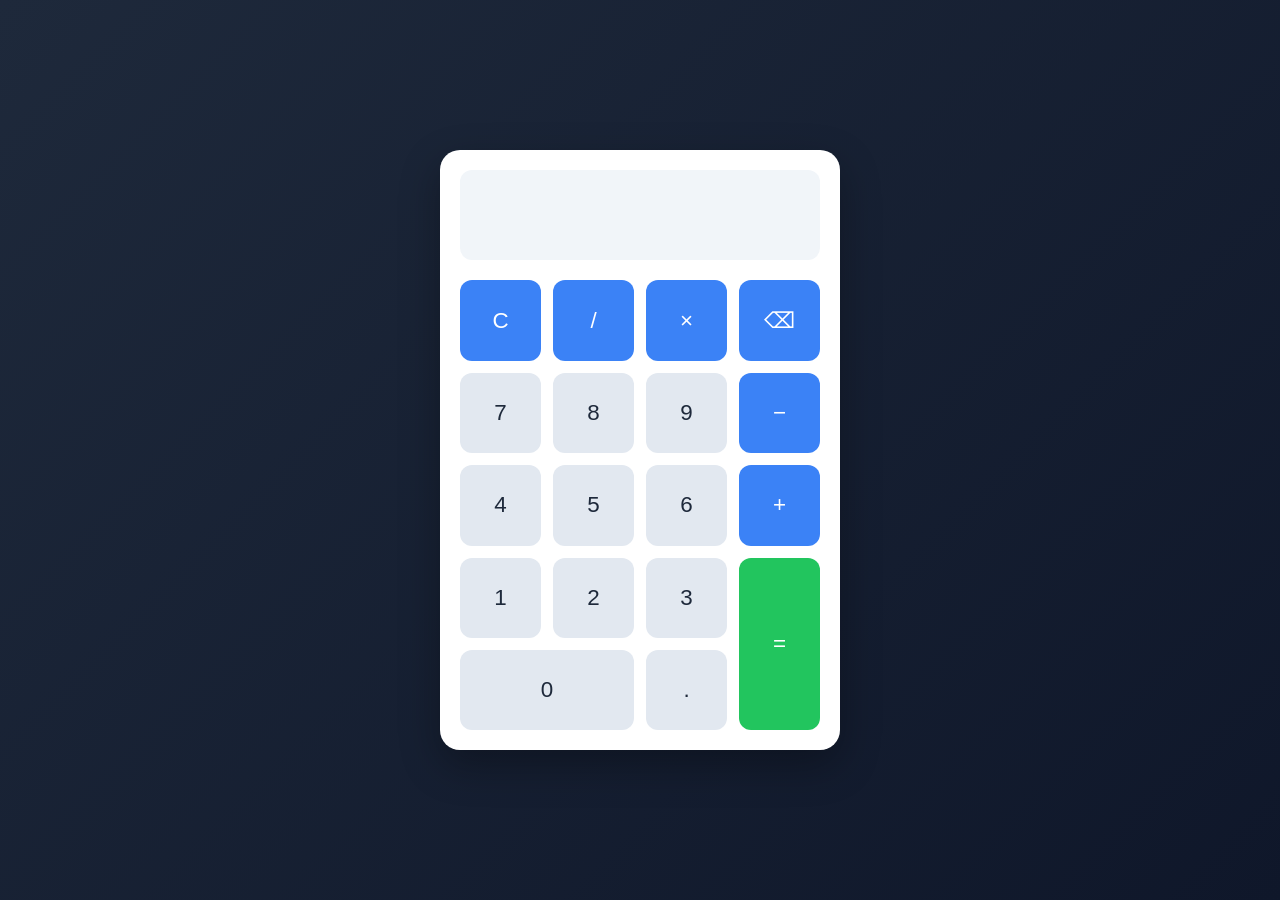
<file: gpt/index.html>
<!DOCTYPE html>
<html lang="pt-BR">
<head>
    <meta charset="UTF-8">
    <meta name="viewport" content="width=device-width, initial-scale=1.0">
    <title>Calculadora</title>
    <link rel="stylesheet" href="style.css">
</head>
<body>

    <div class="calculator">
        <input type="text" id="display" readonly>

        <div class="buttons">
            <button class="btn operator" onclick="clearDisplay()">C</button>
            <button class="btn operator" onclick="appendValue('/')">/</button>
            <button class="btn operator" onclick="appendValue('*')">×</button>
            <button class="btn operator" onclick="deleteLast()">⌫</button>

            <button class="btn" onclick="appendValue('7')">7</button>
            <button class="btn" onclick="appendValue('8')">8</button>
            <button class="btn" onclick="appendValue('9')">9</button>
            <button class="btn operator" onclick="appendValue('-')">−</button>

            <button class="btn" onclick="appendValue('4')">4</button>
            <button class="btn" onclick="appendValue('5')">5</button>
            <button class="btn" onclick="appendValue('6')">6</button>
            <button class="btn operator" onclick="appendValue('+')">+</button>

            <button class="btn" onclick="appendValue('1')">1</button>
            <button class="btn" onclick="appendValue('2')">2</button>
            <button class="btn" onclick="appendValue('3')">3</button>
            <button class="btn equal" onclick="calculate()" rowspan="2">=</button>

            <button class="btn zero" onclick="appendValue('0')">0</button>
            <button class="btn" onclick="appendValue('.')">.</button>
        </div>
    </div>

    <script src="script.js"></script>
</body>
</html>
</file>
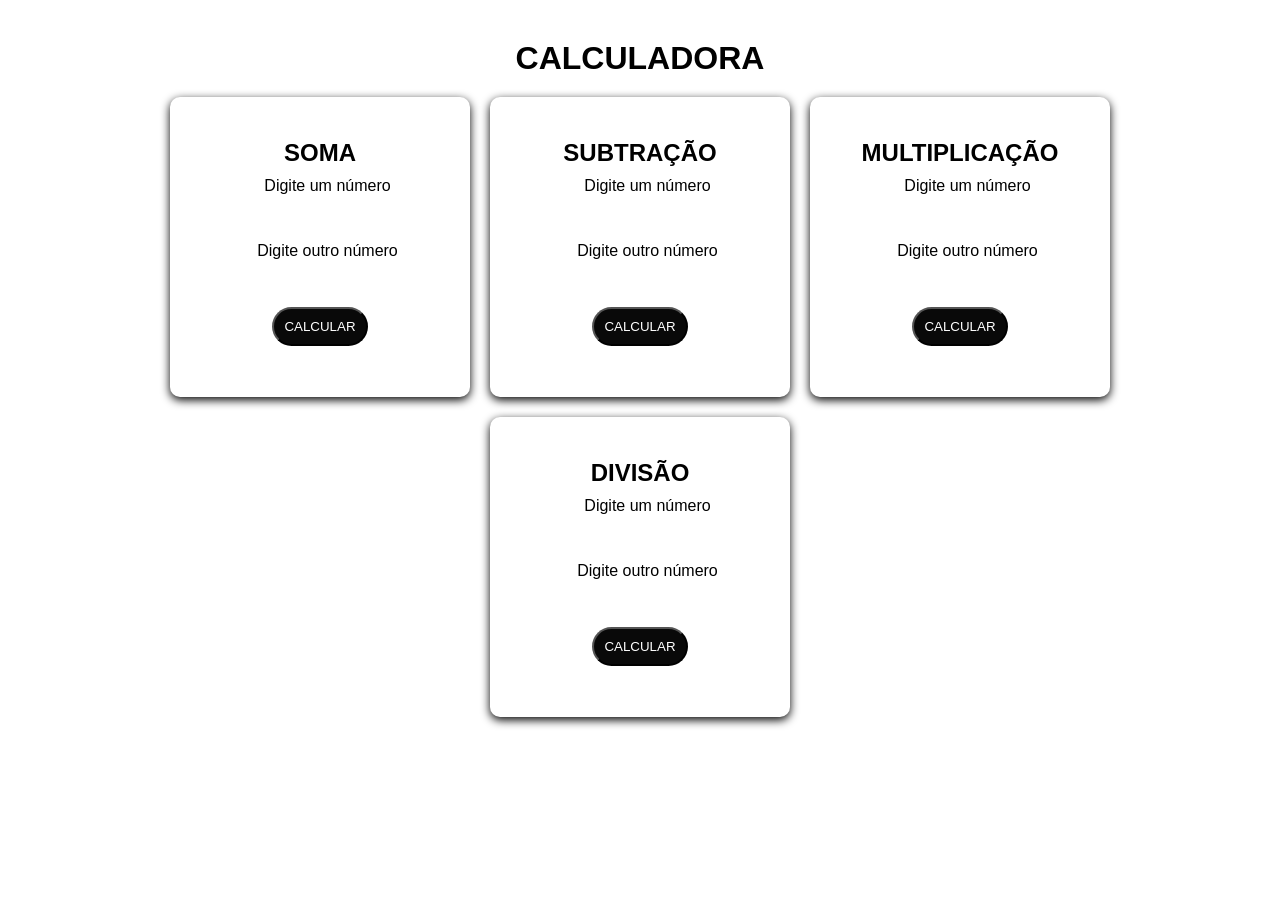
<file: inicial/index.html>
<!DOCTYPE html>
<html lang="en">
<head>
    <meta charset="UTF-8">
    <meta name="viewport" content="width=device-width, initial-scale=1.0">
    <link rel="stylesheet" href="style.css">
    <title>Calculadora</title>
</head>
<body>
    <h1>CALCULADORA</h1>
    <main>
      <div>
        <h2>SOMA</h2>
        <label for="soma1">Digite um número</label>
        <input type="number" id="soma1">
        <label for="soma2">Digite outro número</label>
        <input type="number" id="soma2">
        <button onclick="somar()">CALCULAR</button>
        <p id="respSoma"></p>
      </div>
      <div>
        <h2>SUBTRAÇÃO</h2>
        <label for="sub1">Digite um número</label>
        <input type="number" id="sub1">
        <label for="sub2">Digite outro número</label>
        <input type="number" id="sub2">
        <button onclick="diminuir()">CALCULAR</button>
        <p id="respSub"></p>
      </div>
      <div>
        <h2>MULTIPLICAÇÃO</h2>
        <label for="multi1">Digite um número</label>
        <input type="number" id="multi1">
        <label for="multi2">Digite outro número</label>
        <input type="number" id="multi2">
        <button onclick="Multiplicar()">CALCULAR</button>
        <p id="respMulti"></p>
      </div>
      <div>
        <h2>DIVISÃO</h2>
        <label for="div1">Digite um número</label>
        <input type="number" id="div1">
        <label for="div2">Digite outro número</label>
        <input type="number" id="div2">
        <button onclick="dividir ()">CALCULAR</button>
        <p id="respDiv"></p>
      </div>
    </main>
    <script src="script.js"></script>
    
</body>
</html>
</file>
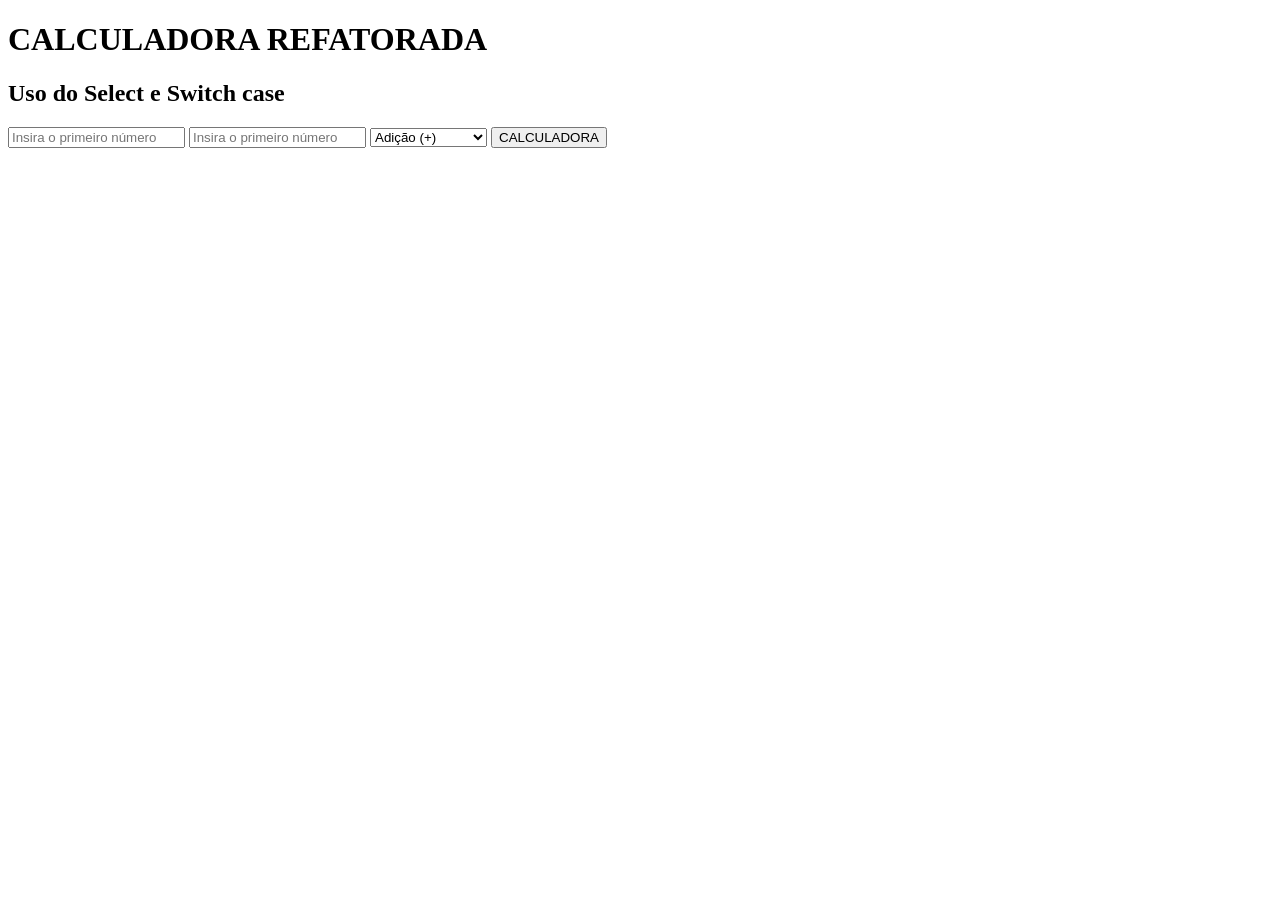
<file: ref/index.html>
<!DOCTYPE html>
<html lang="en">
<head>
    <meta charset="UTF-8">
    <meta name="viewport" content="width=device-width, initial-scale=1.0">
    <title>Calculadora ref</title>
</head>
<body>
    <h1>CALCULADORA  REFATORADA</h1>
    <H2>Uso do Select e Switch case</H2>
    <main>
        <input type="number" placeholder="Insira o primeiro número" id="n1">
        <input type="number" placeholder="Insira o primeiro número" id="n2">
        <select id="op">
            <option value="+">Adição (+)</option>
            <option value="-">Subtração (-)</option>
            <option value="*">Multiplicação (*)</option>
            <option value="/">Divisão</option>
        </select>
        <button onclick="calc()">CALCULADORA</button>
        <p id="res"></p>

    </main>
    <script src="script.js"></script>
    
</body>
</html>
</file>
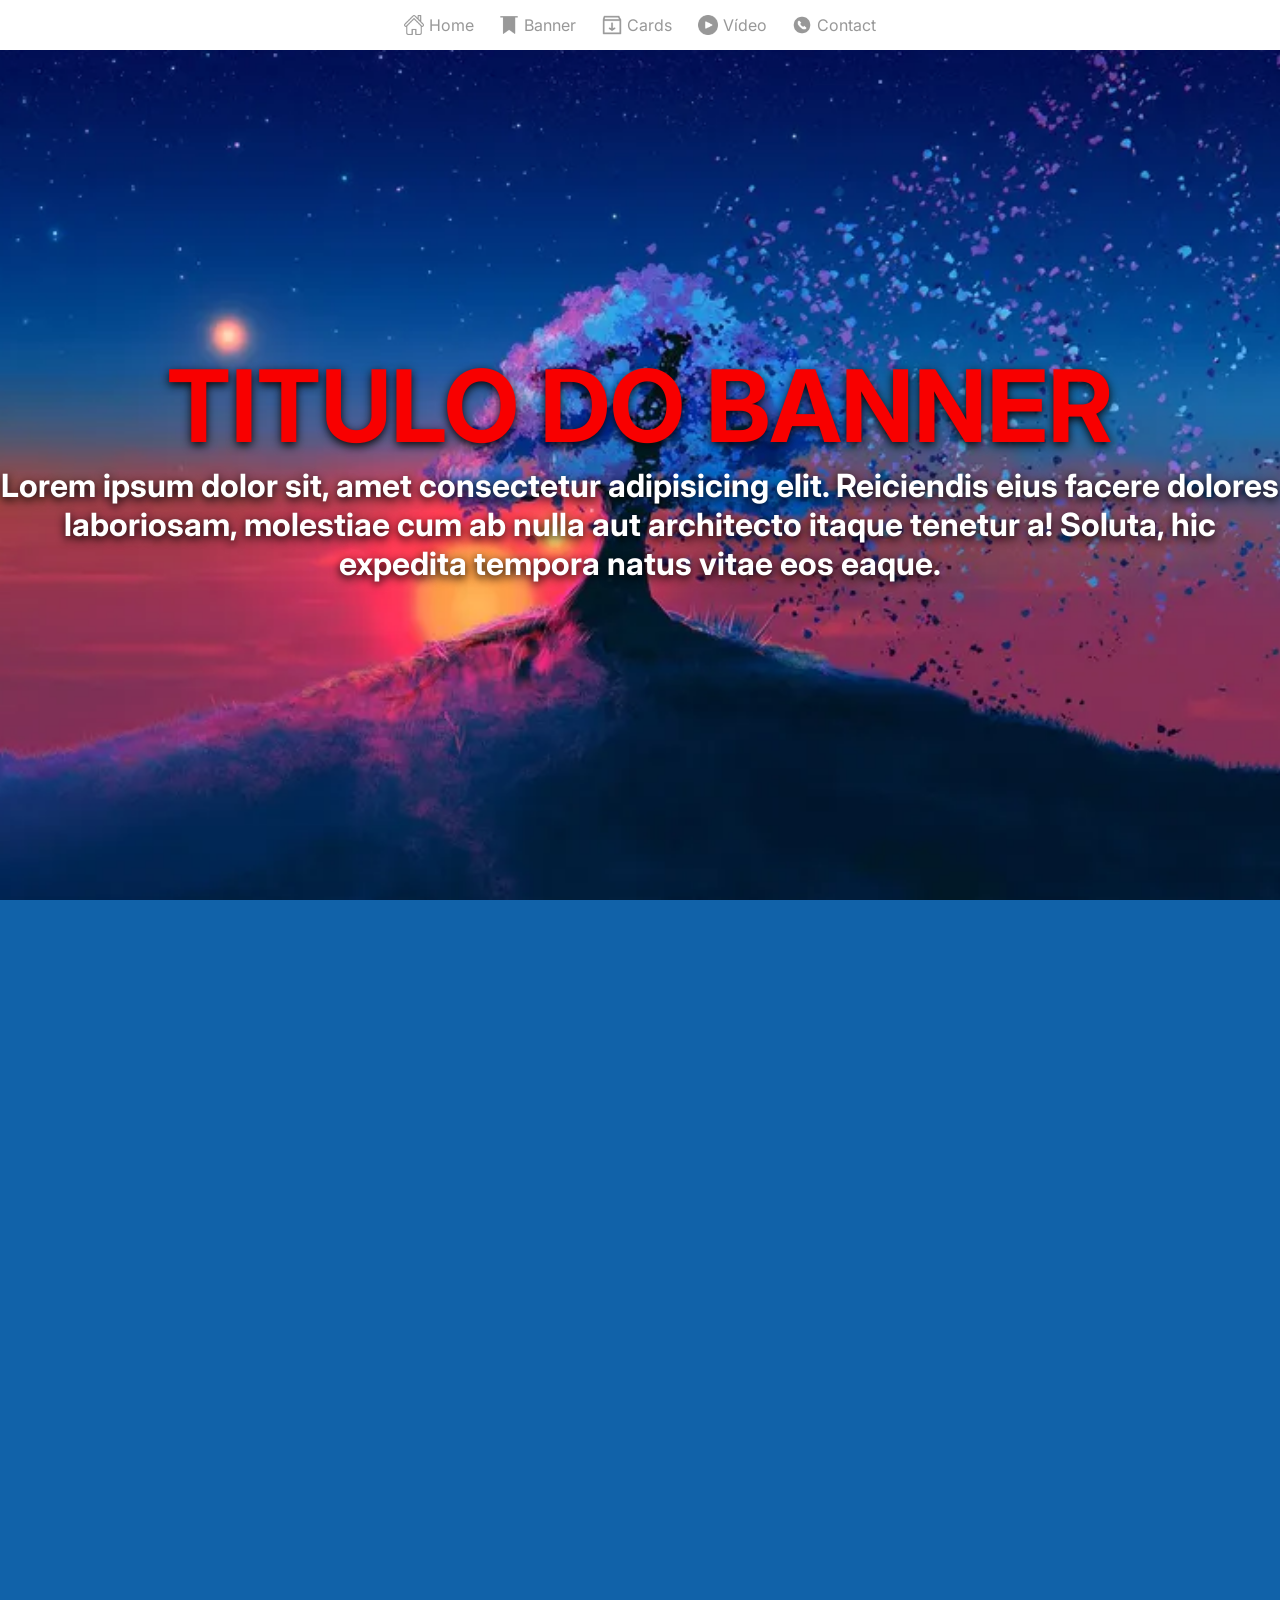
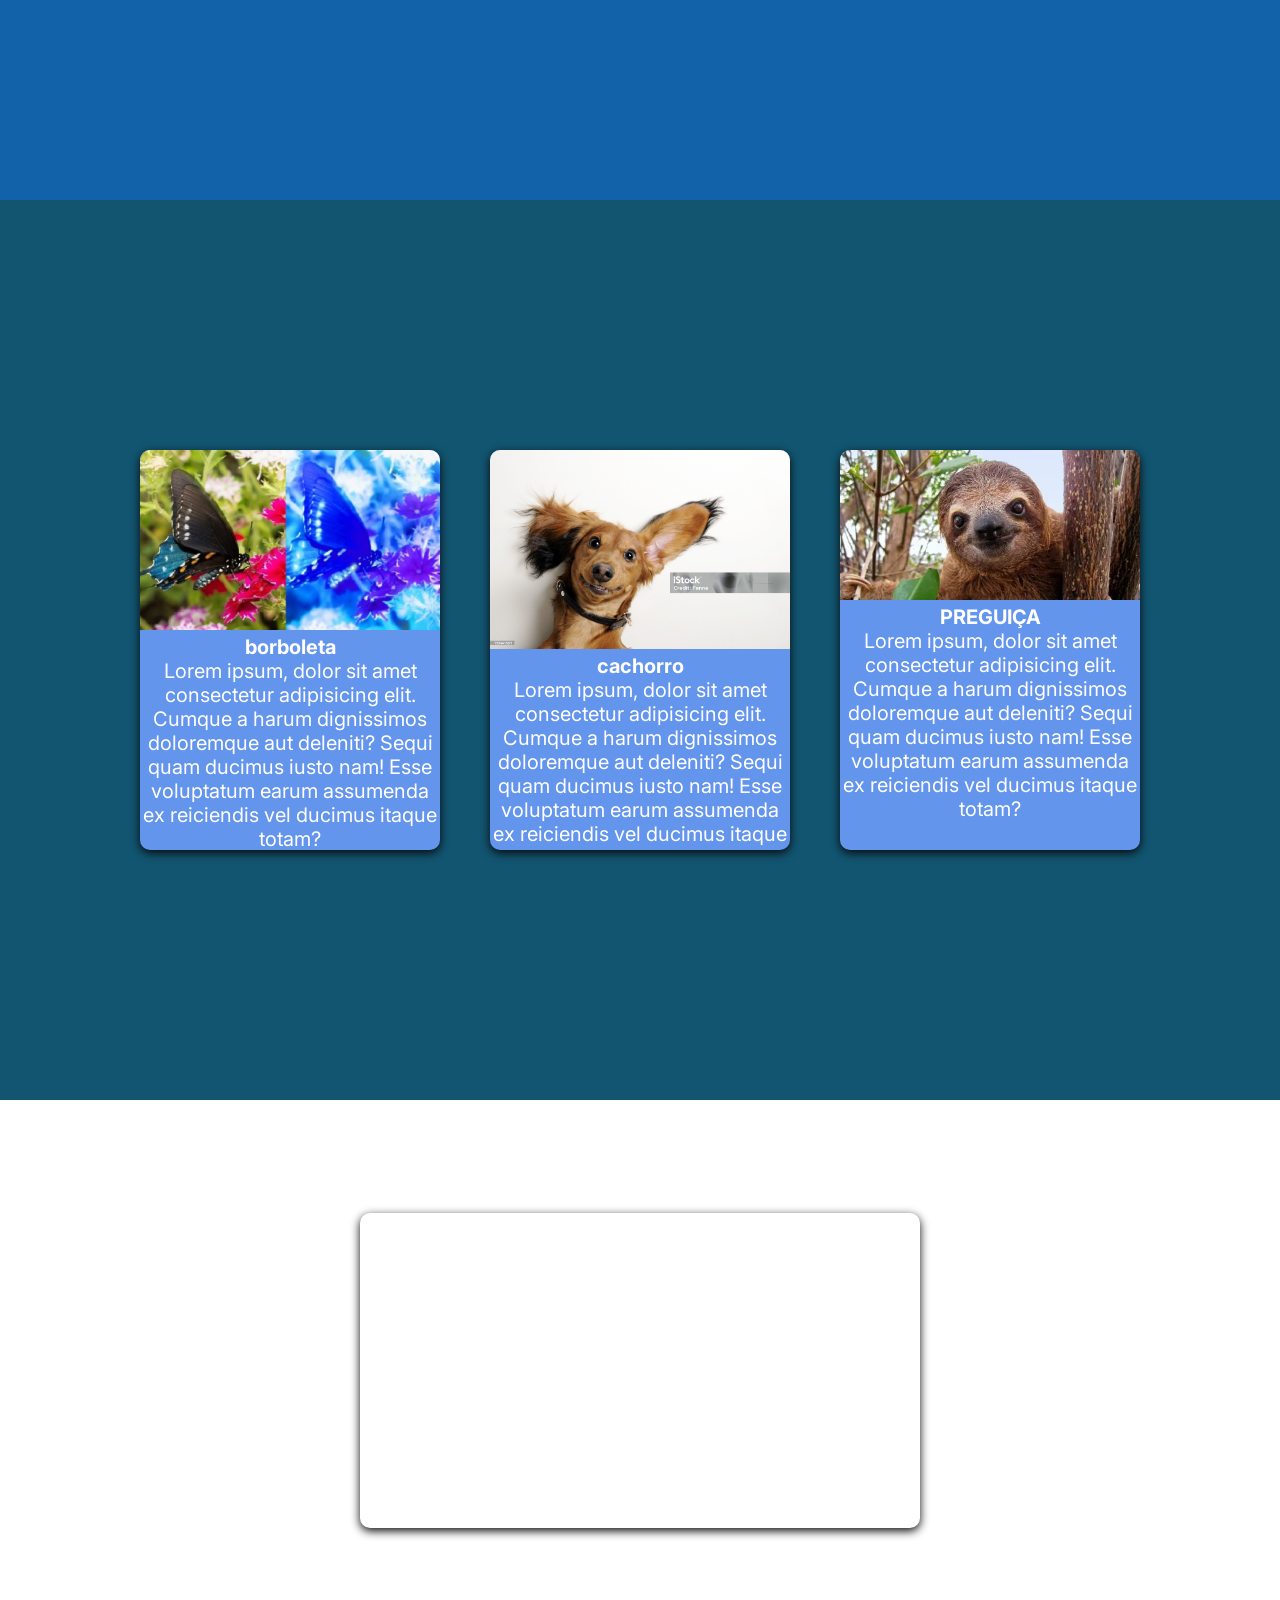
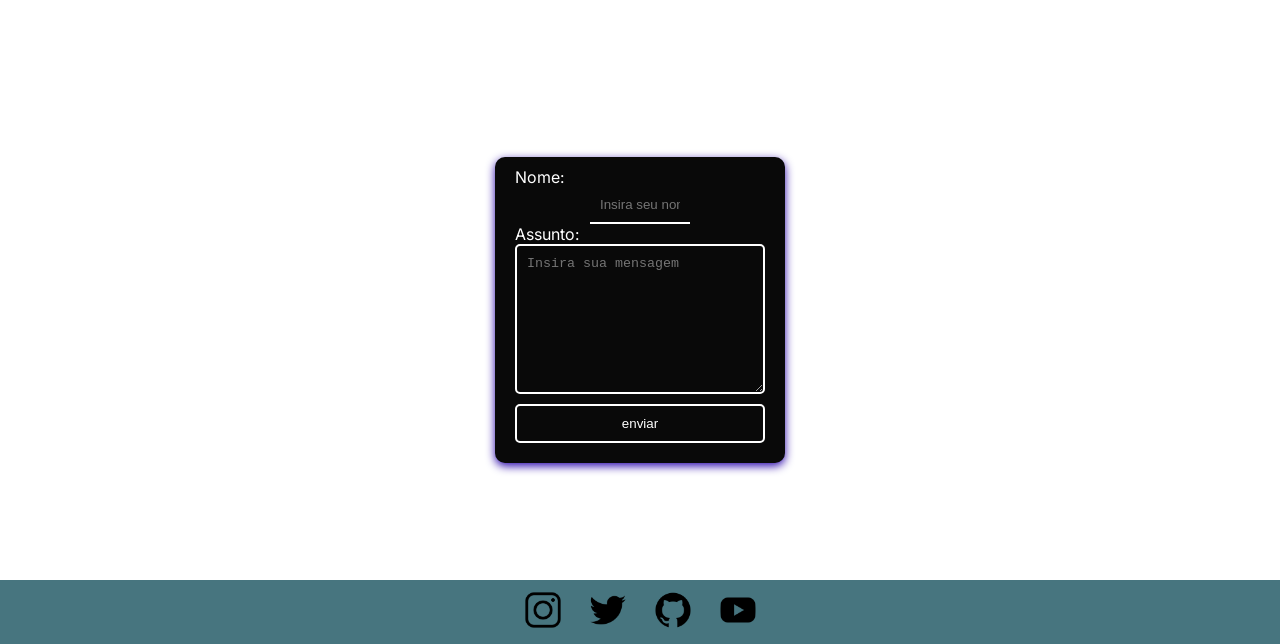
<file: lp/src/index.html>
<!DOCTYPE html>
<html lang="en">

<head>
    <meta charset="UTF-8">
    <meta name="viewport" content="width=device-width, initial-scale=1.0">
    <title>Document</title>
    <link rel="stylesheet" href="style.css">
    <link rel="preconnect" href="https://fonts.googleapis.com">
    <link rel="preconnect" href="https://fonts.gstatic.com" crossorigin>
    <link
        href="https://fonts.googleapis.com/css2?family=Inter:ital,opsz,wght@0,14..32,100..900;1,14..32,100..900&display=swap"
        rel="stylesheet">
</head>

<body>
    <nav>
        <span class="navItems" onclick="navTo('s1')">
            <img src="../icons/home2.png" alt="home">
            <p class="navWords">Home</p>
        </span>
        <span class="navItems" onclick="navTo('s2')">
            <img src="../icons/banner.png" alt="banner">
            <p class="navWords">Banner</p>
        </span>
        <span class="navItems" onclick="navTo('s3')">
            <img src="../icons/box.png" alt="cards">
            <p class="navWords">Cards</p>
        </span>
        <span class="navItems" onclick="navTo('s4')">
            <img src="../icons/play-button.png" alt="videos">
            <p class="navWords">Vídeo</p>
        </span>
        <span class="navItems" onclick="navTo('s5')">
            <img src="../icons/mobile.png" alt="contato">
            <p class="navWords">Contact</p>
        </span>

    </nav>

    <main>
        <section id="s1" class="s1">
            <h1>Titulo do Banner</h1>
            <h2>Lorem ipsum dolor sit, amet consectetur adipisicing elit. Reiciendis eius facere dolores laboriosam, molestiae cum ab nulla aut architecto itaque tenetur a! Soluta, hic expedita tempora natus vitae eos eaque.</h2>
        </section>
        <section id="s2" class="s2">
            <h1></h1>
        </section>
       
        <section id="s3" class="s3">
            <div class="card">
                <img src="../images/borboleta.jpg" alt="">
                <div class="textCard">
                    <h4>borboleta</h4>
                    <p>Lorem ipsum, dolor sit amet consectetur adipisicing elit. Cumque a harum dignissimos doloremque aut deleniti? Sequi quam ducimus iusto nam! Esse voluptatum earum assumenda ex reiciendis vel ducimus itaque totam?</p>
                </div>
            </div>
            <div class="card">
                <img src="../images/cachorro.jpg" alt="">
                <div class="textCard">
                    <h4>cachorro</h4>
                    <p>Lorem ipsum, dolor sit amet consectetur adipisicing elit. Cumque a harum dignissimos doloremque aut deleniti? Sequi quam ducimus iusto nam! Esse voluptatum earum assumenda ex reiciendis vel ducimus itaque totam?</p>
                </div>
            </div>
            <div class="card">
                <img src="../images/preguica.jpg" alt="">
                <div class="textCard">
                    <h4>PREGUIÇA</h4>
                    <p>Lorem ipsum, dolor sit amet consectetur adipisicing elit. Cumque a harum dignissimos doloremque aut deleniti? Sequi quam ducimus iusto nam! Esse voluptatum earum assumenda ex reiciendis vel ducimus itaque totam?</p>
                </div>
            </div>
        </section>

        <section id="s4" class="s4">
            <iframe class="video" src="https://www.youtube.com/embed/tENOHMrA7Ng?si=s1i64Hg4fCa1yp52" title="YouTube video player" frameborder="0" allow="accelerometer; autoplay; clipboard-write; encrypted-media; gyroscope; picture-in-picture; web-share" referrerpolicy="strict-origin-when-cross-origin" allowfullscreen></iframe>
        </section>
        <section id="s5" class="s5">
            <div class="formulario">
                <label for="nome">Nome:</label>
                <input type="text" id="nome" placeholder="Insira seu nome">
                <label for="assunto">Assunto:</label>
                <textarea id="assunto" placeholder="Insira sua mensagem"></textarea>
                <button onclick="enviar()">enviar</button>

            </div>
        </section>

    </main>
     <footer>
        <a href="https://instagram.com" target="_blank">
            <img width="40px" src="../icons/instagram.png" alt="instagram">
        </a>
        <a href="https://x.com" target="_blank">
            <img width="40px" src="../icons/twiter.png" alt="twiter">
        </a>
        <a href="https://github.com" target="_blank">
            <img width="40px" src="../icons/git.png" alt="git">
        </a>
        <a href="https://www.youtube.com" target="_blank">
            <img width="40px" src="../icons/youtube.png" alt="youtube">
        </a>
    </footer>
    <script src="script.js"></script>


</body>
</html>
</file>
<file: gpt/style.css>
* {
    margin: 0;
    padding: 0;
    box-sizing: border-box;
}

body {
    min-height: 100vh;
    display: flex;
    justify-content: center;
    align-items: center;
    background: linear-gradient(135deg, #1e293b, #0f172a);
    font-family: Arial, Helvetica, sans-serif;
}

.calculator {
    width: 400px;
    height: 600px;
    background: #ffffff;
    border-radius: 20px;
    padding: 20px;
    box-shadow: 0 15px 40px rgba(0, 0, 0, 0.3);
    display: flex;
    flex-direction: column;
}

#display {
    width: 100%;
    height: 90px;
    border: none;
    outline: none;
    background: #f1f5f9;
    border-radius: 12px;
    padding: 15px;
    text-align: right;
    font-size: 2rem;
    margin-bottom: 20px;
    color: #1e293b;
}

.buttons {
    flex: 1;
    display: grid;
    grid-template-columns: repeat(4, 1fr);
    gap: 12px;
}

.btn {
    border: none;
    border-radius: 12px;
    font-size: 1.4rem;
    cursor: pointer;
    background: #e2e8f0;
    color: #1e293b;
    transition: 0.2s;
}

.btn:hover {
    background: #cbd5e1;
    transform: translateY(-2px);
}

.operator {
    background: #3b82f6;
    color: white;
}

.operator:hover {
    background: #2563eb;
}

.equal {
    background: #22c55e;
    color: white;
    grid-row: span 2;
}

.equal:hover {
    background: #16a34a;
}

.zero {
    grid-column: span 2;
}
</file>
<file: inicial/style.css>
*{
    margin: 0;
    padding: 0;
    box-sizing: border-box;
    font-family: Arial, Helvetica, sans-serif;
}

h1{
    width: 100%;
    text-align: center;
    margin-top: 20px;
    margin-bottom: 20px;
}

body{
    overflow-x: hidden;
    min-height: 100vh;
    height:auto;
    padding: 20px;
}

main{
    display: flex;
    flex-direction: row;
    align-items: center;
    justify-content: center;
    flex-wrap: wrap;
    gap: 20px;
}

div{
    box-shadow: 0px 3px 10px rgba(0, 0, 0, 700); 
    width: 300px;
    height: 300px;
    border-radius: 10px;
    display: flex;
    flex-direction: column;
    align-items: center;
    justify-content: center;
    gap: 10px;
    padding: 20px;
}
label{
    margin-bottom: -8px;
    padding-left: 15px;
}

input{
    padding: 10px;
    border-radius: 999px;
    border: none;
}

h2{
    width: 100%;
    text-align: center;
}

button{
    padding: 10px;
    border-radius: 999px;
    background-color: #090909;
    color: #ffffff;
    transition: all 200ms ease-in-out;
  
}

button :hover{
    cursor: pointer;
    border-radius: 999px;
    background-color: #090909;
    color: #ffffff;
    transition: all 200ms ease-in-out;
}
</file>
<file: lp/src/style.css>
:root{
    --variavel: #090909;
    --ver: #f80000;
}

* {
    margin: 0;
    padding: 0;
    box-sizing: border-box;
    scroll-behavior: smooth;
}

body {
    font-family: "Inter", sans-serif;
    overflow-x: hidden ;
}

nav {
    position: fixed;
    background-color: white;
    width: 100%;
    height: 50px;
    display: flex;
    align-items: center;
    justify-content: center;
    gap: 2vw;
    animation: cima 2s ease-in-out;
}
@keyframes cima {
    0%{
        transform: translateY(-50px);
        opacity: 0;
    }
}

.navItems {
    display: flex;
    align-items: center;
    justify-content: center;
    gap: 5px;
    opacity: 0.4;
    transition: all 200ms ease-in-out;
}

.navItems:hover {
    cursor: pointer;
    opacity: 1;
}

.navItems img {
    width: 20px;
    height: auto;
}

a {
    text-decoration: none;
    color: inherit;
}

section {
    min-height: 100vh;
    height: auto;
}

.s1 {
    background-image: url('../images/imagem.webp');
    background-position: center;
    background-repeat: no-repeat;
    background-size: cover;
    background-attachment: fixed;
    display: flex;
    flex-direction: column;
    align-items: center;
    justify-content: center;
}

.s1 h1{
    color: var(--ver);
    font-size: 100px;
    word-break: break-all;
    text-transform: uppercase;
    text-shadow: 0px 3px 10px var(--variavel);
    width: 100%;
    text-align: center;
    padding-top: 3vh;
    animation: esquerda 2s ease-in-out;
}

.s3{
    display: flex;
    align-items: center;
    justify-content: center;
    text-align: center;
    flex-wrap: wrap;
    gap: 50px;
    background-color:#0a516d ;
}
a{
    text-decoration: none;
}

.card{
    background-color:#84afc0e9 ;
    color: white;
    font-size: 20px;
    width: 300px;
    height: 400px;
    overflow: hidden;
    border-radius: 10px;
    box-shadow: 0px 3px 10px black;
}
.card img{
    width: 100%;
    height: auto;
}
@keyframes esquerda {
    0%{
        transform: translateX(-50px);
        opacity: 0;
    }
}

.s1 h2{
    color: white;
    font-size: 32px;
    text-shadow: 0px 3px 10px black;
    width: 100%;
    text-align: center;
}
@keyframes direita {
    0%{
        transform: translateX(50px);
        opacity: 0;
    }
}
#s2 {
    background-color: rgb(17, 98, 169);
}

#s3 {
    background-color: rgb(18, 85, 113);
}

.s4 {
    min-width: none;
    display: flex;
    align-items: center;
    justify-content: center;
    min-height: 60vh;
}

.s5 {
    min-height: 60vh;
     display: flex;
     align-items: center;
     justify-content: center; 

}

.formulario{
    background-color: #090909;
    color: #ffff;
    box-shadow: 0px 3px 10px #2905aa;
    display: flex;
    align-items: center;
    justify-content: center;
    flex-direction: column;
    padding: 20px;
    border-radius: 10px;
    gap: 10px;
}

.formulario label{
    width: 100%;
    margin: -10px;
}

.formulario input{
    padding: 10px;
    border: none;
    background: transparent;
    color: white;
    border-bottom: 2px solid white;
    width: 100px;
}

input:focus{
    outline: none;
    color: #0807;
    border-bottom: 2px solid white;
}

textarea{
    max-width: 250px;
    min-width: 250px;
    min-height: 150px;
    max-height: 150px;
    padding: 10px;
    border: none;
    border-radius: 5px;
    border: 2px solid white;
    background: transparent;
    color: white;
}

textarea:focus{
    outline: none;
}

button{
    border: none;
    border-radius: 5px;
    border: 2px solid white;
    padding: 10px;
    background: transparent;
    color: white;
    transition: all 200ms linear;
    width: 100%;
}

button:hover{
    background: white;
    color: #090909;
    cursor: pointer;
}

.card{
    background-color: cornflowerblue;
    color: white;
    font-size: 20px;
    width: 300px;
    height: 400px;
    overflow: hidden;
    border-radius: 10px;
    box-shadow: 0px 3px 10px #090909;
}

.card img{
    width: 100%;
    height: auto;
}
.video{
    width: 560px;
    height: 315px;
    box-shadow: 0px 3px 10px #090909;
    border-radius: 10px;
}

footer{
    display: flex;
    align-items: center;
    justify-content: center;
    height: auto;
    padding: 10px;
    gap: 25px;
    background-color: rgb(71, 117, 127);
}
footer a img{
    opacity: 0.7px;
    transition: all 200ms ease-in-out;
}
footer a img:hover{
    opacity: 1;
    cursor: pointer;
    transform: scale(1.1) translateY(-5px);
}

@media (width <=800px) {
    .navWords {
        display: none;
    }

    nav{
        height: 80px;
        gap: 5vw;
    }

    .navItems img {
        width: 50px;

    }
}
</file>
